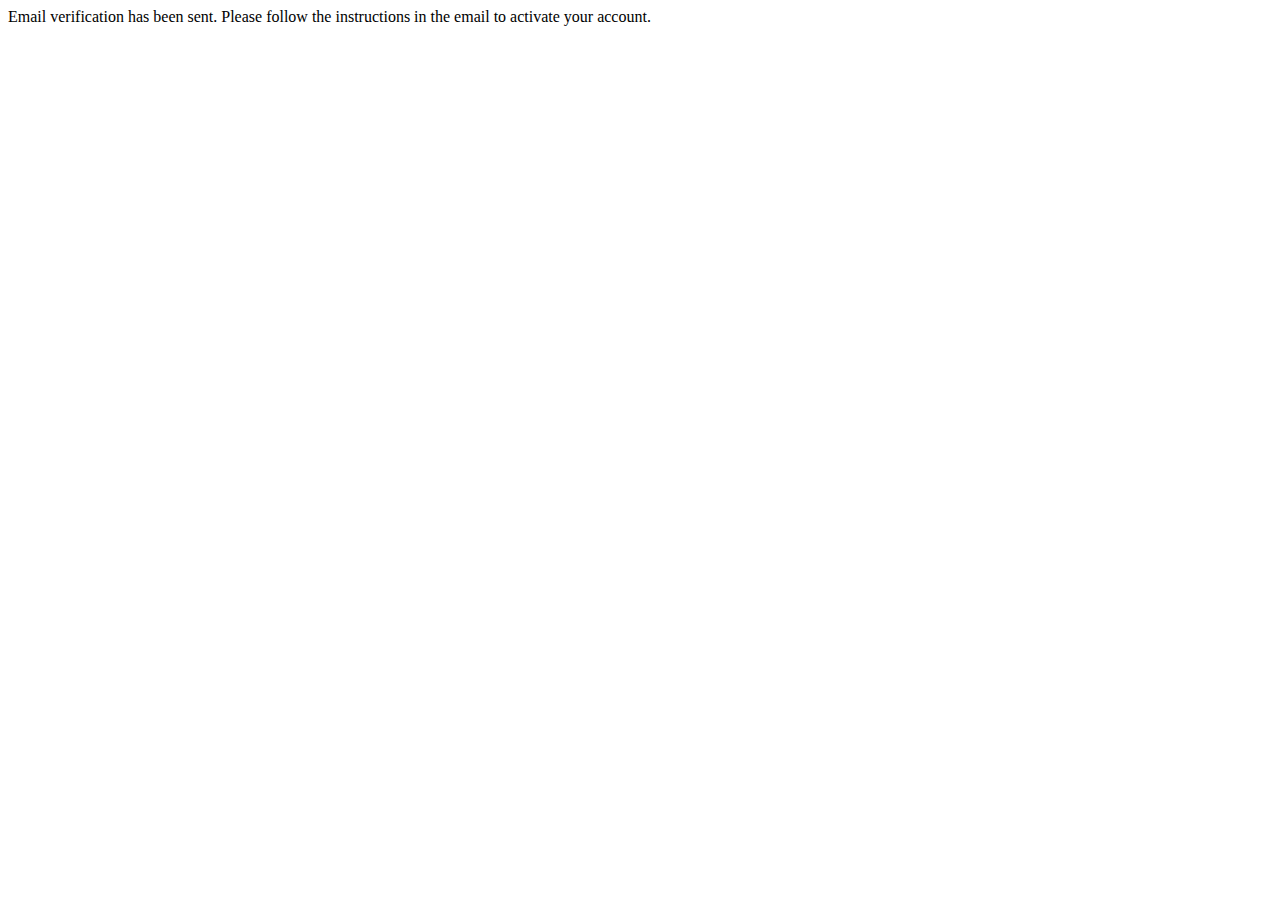
<file: email_verification_sent.html>
<!DOCTYPE html>
<html lang="en">
    <head>
        <title>Email Verification Sent</title>
    </head>

    <body>
        Email verification has been sent. Please follow the instructions in the email to activate your account.
    </body>
</file>
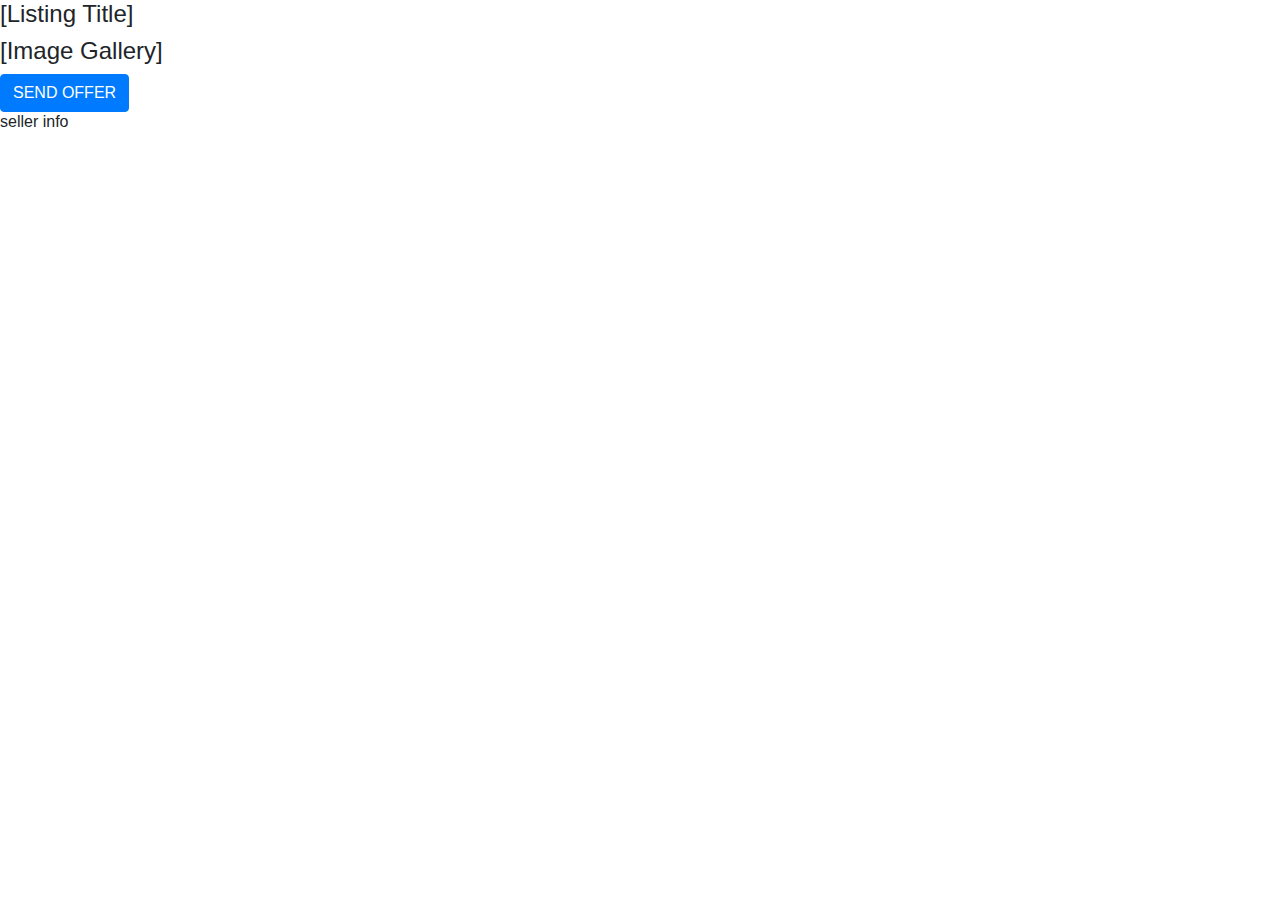
<file: listing.html>
<!doctype html>
<html>
    <head>
         <!-- Required bootstrap meta tags -->
         <meta charset="utf-8">
         <meta name="viewport" content="width=device-width, initial-scale=1, shrink-to-fit=no">
 
         <!-- Normal meta tags -->
         <meta name="Instagram Clone" content="WashU, Washington University, WashU Digital Marketplace, Washington University Digital Marketplace, snordhus">
 
         <!-- Bootstrap CSS -->
         <link rel="stylesheet" href="https://stackpath.bootstrapcdn.com/bootstrap/4.3.1/css/bootstrap.min.css" integrity="sha384-ggOyR0iXCbMQv3Xipma34MD+dH/1fQ784/j6cY/iJTQUOhcWr7x9JvoRxT2MZw1T" crossorigin="anonymous">
     
         <!-- <link href="style.css" type="text/css" rel="stylesheet"> -->
         <title>Listing</title>
   </head>
    <body>
    <h4>[Listing Title]</h4>
    <h4>[Image Gallery]</h4>
    <button class="btn btn-primary">
        SEND OFFER
    </button>
    <h6>seller info</h6>
    </body>
</html>
</file>
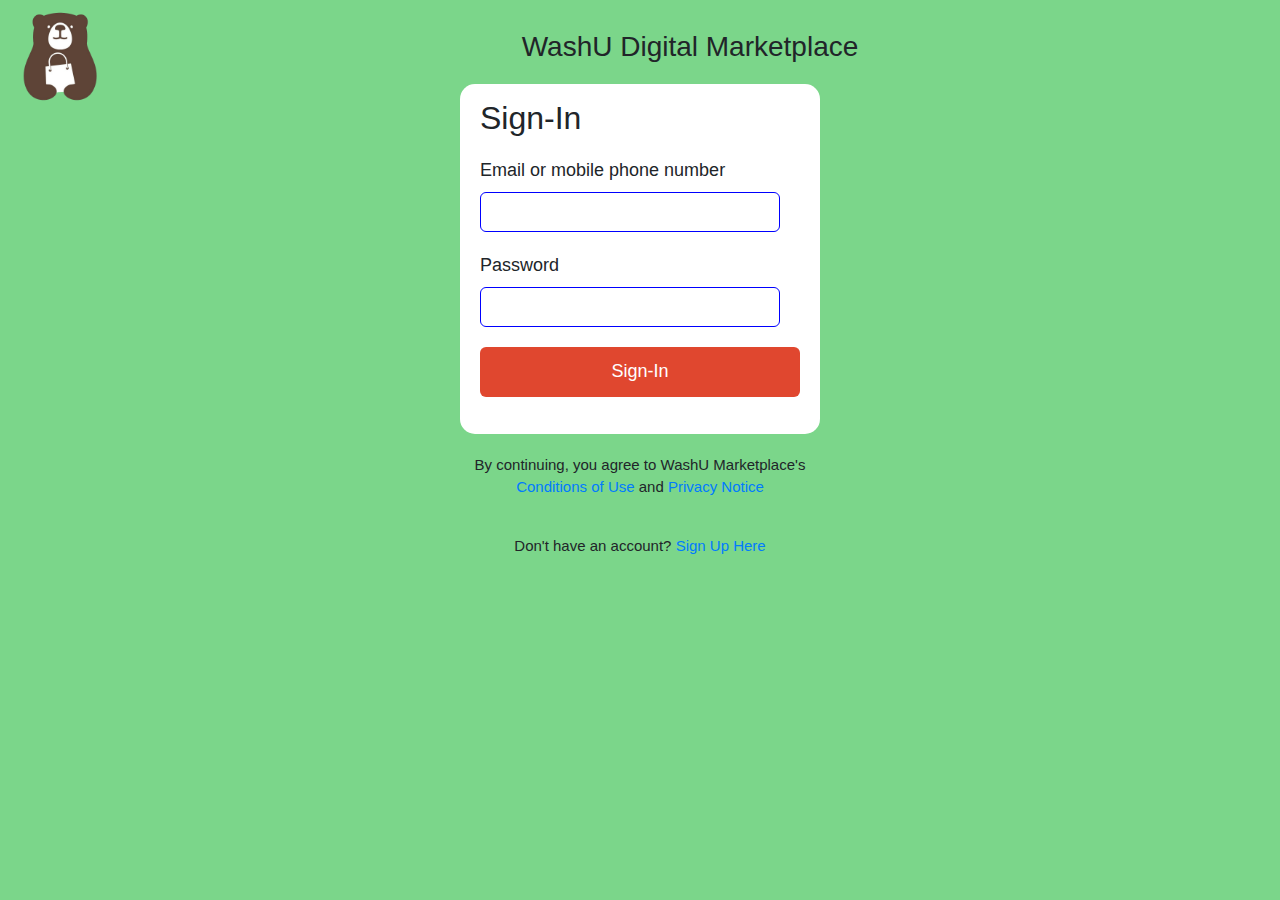
<file: login.html>
<html>
    <head>

              <!-- Required bootstrap meta tags -->
              <meta charset="utf-8">
              <meta name="viewport" content="width=device-width, initial-scale=1, shrink-to-fit=no">
      
              <!-- Normal meta tags -->
              <meta name="Instagram Clone" content="WashU, Washington University, WashU Digital Marketplace, Washington University Digital Marketplace, snordhus">
      
              <!-- Bootstrap CSS -->
              <!-- <link rel = "stylesheet" href="Css/signup.css"> -->
              <link rel="stylesheet" href="https://stackpath.bootstrapcdn.com/bootstrap/4.3.1/css/bootstrap.min.css" integrity="sha384-ggOyR0iXCbMQv3Xipma34MD+dH/1fQ784/j6cY/iJTQUOhcWr7x9JvoRxT2MZw1T" crossorigin="anonymous">
     
              <link href="signup.css" type="text/css" rel="stylesheet">
    
              <title>WashU Digital Marketplace</title>
    </head>
         <body>
             <div>
                    <img src="bear.png" alt="logo" class="logo">
            </div>
            
            <div class = "header">
                <h3> WashU Digital Marketplace</h3>
            </div>

            <div class="sign-in"> 

                <h2>Sign-In</h2>
                <form action="login.php" method="post">
                    <label> Email or mobile phone number</label>
                    <input type="email" placeholder="">
                    <label> Password</label>
                    <input type="password" placeholder="">
                    <input type="button" value="Sign-In">
                </form>
            </div>
            <p> By continuing, you agree to WashU Marketplace's <br>
            <a href = "#"> Conditions of Use </a> and  <a href = "#"> Privacy Notice</a></p>
            <p> Don't have an account? <a href="signup.html"> Sign Up Here </a> </p>







        </body>
</html>
</file>
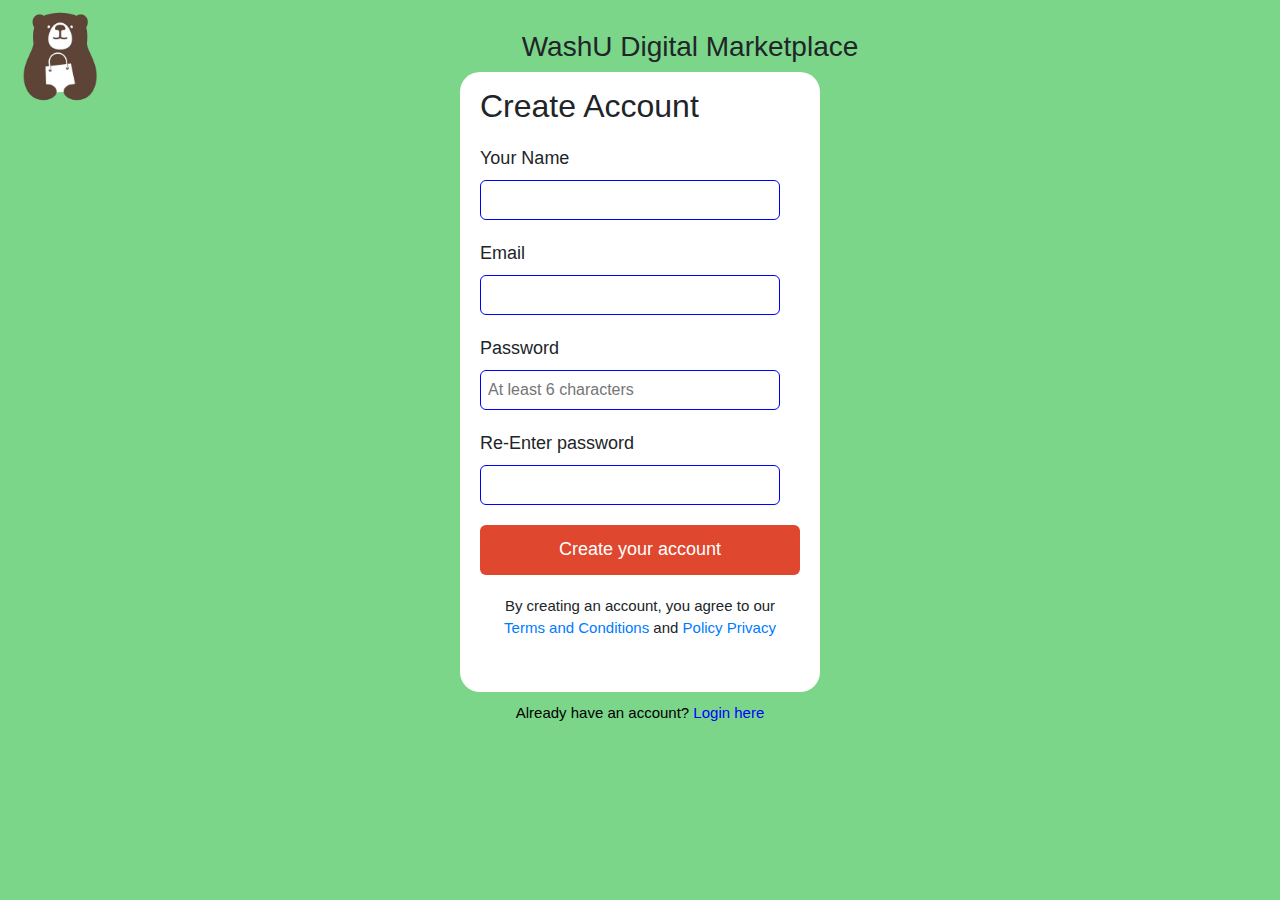
<file: signup.html>
<!doctype html>
<html>
    <head>

              <!-- Required bootstrap meta tags -->
              <meta charset="utf-8">
              <meta name="viewport" content="width=device-width, initial-scale=1, shrink-to-fit=no">
      
              <!-- Normal meta tags -->
              <meta name="Instagram Clone" content="WashU, Washington University, WashU Digital Marketplace, Washington University Digital Marketplace, snordhus">
      
              <!-- Bootstrap CSS -->
              <!-- <link rel = "stylesheet" href="Css/signup.css"> -->
              <link rel="stylesheet" href="https://stackpath.bootstrapcdn.com/bootstrap/4.3.1/css/bootstrap.min.css" integrity="sha384-ggOyR0iXCbMQv3Xipma34MD+dH/1fQ784/j6cY/iJTQUOhcWr7x9JvoRxT2MZw1T" crossorigin="anonymous">
     
              <link href="signup.css" type="text/css" rel="stylesheet">
              <!-- <link rel = "stylesheet" href="Css/signup.css"> -->
              <!-- <link href="style.css" type="text/css" rel="stylesheet"> -->

              <title>WashU Digital Marketplace</title>
    </head>
         <body>
             <div>
                    <img src="bear.png" alt="logo" class="logo">
            </div>
        <div class = "header">
            <h3> WashU Digital Marketplace</h3>
        </div>

         <div class = "sign-up">

            <h2> Create Account </h2>

            <form action="email_verification.php" method="post">
                <label> Your Name</label>
                <input type="text" placeholder="">
                <label> Email</label>
                <input type="email" placeholder="">
                <label> Password</label>
                <input type="password" placeholder="At least 6 characters">
                <label> Re-Enter password</label>
                <input type="password" placeholder="">
                <input type="button" value="Create your account">
            </form>

            <p >By creating an account, you agree to our <br>
            <a href = "#"> Terms and Conditions </a> and <a href = "#"> Policy Privacy </a></p>
            </div>
            <p class = "par2">Already have an account? <a href = "login.html"> Login here </a></p>
            </div>




    </body>
 </html>





<!-- 
 <div class="container">
    <!-- "sticky-top" bootstrap class keeps topbar at top of page when scrolling-->
    <!-- <div class="row sticky-top">
        <div class="col-auto">
            <img src="logo.jpg" alt="logo" class="logo">
        </div>
        <div class="col-auto">

            <h4>WashU Digital <br>Marketplace</h4>

        </div>
        <div class="col-auto">

            <a href="#" class="greyA">Shop by <br>Category</a>

        </div>
        <!-- search bar begins -->
        <!-- <div class="col-auto">
            <div class="search_wrap search_wrap_1">
                <div class="search_box">
                    <input type="text" class="input" placeholder="search...">
                    <div class="btn btn_common">
                        <i class="fas fa-search"></i>
                    </div>
                </div>
            </div>
        </div> --> 
        <!-- <form> 
                <input type="text" placeholder=" Search for anything">
                <i class="fas fa-search"></i>
                <!-- <button class="btn btn-primary">
                    SEARCH
                </button> -->
        <!-- </form>
    </div> -->
    <!-- search bar ends -->





    <!-- </div> -->
    <!-- <div class="container">
            <div class="search-box">
                <input type="text" class="search" placeholder="Search for anything" />
                <button type="submit" class="search-btn"></button>
                <i class = "fa fa-search"></i>
           
           
            </div> 

            <form>
                <input type="text" placeholder="🔍 Search for anything">
                <button class="btn btn-primary">
                    SEARCH
                </button>
            </form> -->
    <!-- <form id="form" role="search">
                <input type="search" id="query" name="q"
                 placeholder="Search..."
                 aria-label="Search through site content">
                 <button>Search</button> -->
    <!-- <button><a> img src="searchIcon.png"></a></button> -->
    <!-- <div id='button-holder'>
                <img src='searchIcon.png' />
            </div>
            </form> -->
    <!-- <input type='text' placeholder='Search...' id='search-text-input' /> -->

    <!-- </div> -->
    <!-- <div class="col-auto">
        <a href="#" class="greyA">Advanced</a>
    </div> -->
    <!-- <div class="col-1">
            <a href="#" class="greyA">Hi! Sign in or create listing</a>
        </div> -->
    <!-- <p >By creating an account, you agree to our <br> -->
    <!-- <a href = "#"> Terms and Conditions </a> and <a href = "#"> Policy Privacy </a></p> -->
    <!-- <div class="col-auto">
        <p class="par2">Hi! <a href="login.html"> Sign in </a> or <br><a href="#"> create a listing </a> </p>
    </div>
    <div class="col-auto">
        <img src="cart.png" alt="cart" class="cart">
    </div>
</div> -->
</file>
<file: style.css>
@import url('https://fonts.googleapis.com/css2?family=Outfit:wght@300&display=swap');

*{
    font-family: 'Outfit', sans-serif;
    margin: 0%; 
}
:root{
    --clr-primary-900:#F3EED9;
    --clr-primary-500:#b83c17;
    --clr-primary-200:#2C3531;
    --clr-primary-700: #174a81;
    --clr-primary-400:#147475;
    --clr-neutral-900:#FFF;
}

/* body{
    /* background-color:#13136e; */
    /* padding: 2%; */
/* } */

.button-holder{
    width:  100px;
    height: 2100px;
}
.logo{
    width: 50px;;
    height:55px;
    margin-left: 10px;
}
.cart{
    width:3rem;
}

/* .heading1 div{
    padding: 1px 18px;
} */

.logo{
    /* padding: 4px; */
    /* margin-left: 6px;
    margin-right: 6px; */

}

.T{
    padding: 4px 13px;
}
.listingImage{
    /* width:100%; */
    /* float: left;
    width:  200px;
    height: 200px;
    object-fit: cover; */
    width:200px;
    height:200px;
    object-fit:scale-down;
}
.listingImage:hover{
    border:1px solid rgb(41, 41, 41);
}
/* Add a black background color to the top navigation */
.topnav {
    background-color: #333;
    overflow: hidden;
  }
  
  /* Style the links inside the navigation bar */
  .topnav a {
    float: left;
    display: block;
    color: #f2f2f2;
    text-align: center;
    /* padding: 14px 16px; */
    padding: 8px 12px;
    text-decoration: none;
    font-size: 17px;
  }
  
  /* Change the color of links on hover */
  .topnav a:hover {
    background-color: #ddd;
    color: black;
  }
  
  /* Add an active class to highlight the current page */
  .topnav a.active {
    background-color: var(--clr-primary-500);
    color: white;
  }
  
  /* Hide the link that should open and close the topnav on small screens */
  .topnav .icon {
    display: none;
  }
  

  .search_wrap{
	/* width: 500px;
	margin: 38px auto; */
    margin: 10px auto; 

}

.search_wrap .search_box{
	position: relative;
	width: 500px;
	height: 60px;

}

.search_wrap .search_box .input{
	position:absolute;
	top: 0;
	left: 0;
	width: 100%;
	height: 60%;
	padding: 4px 10px;
	border-radius: 3px;
	font-size: 18px;
}

.search_wrap .search_box .btn{
	position:absolute;
	top: 0;
	right: 0;
	width: 40px;
	height: 60%;
	background:var(--clr-primary-700);
	z-index: 1;
	cursor: pointer;
}

.search_box .search_wrap{
    height: 36px;
    padding-bottom:0px;
}
.search_wrap .search_box .btn:hover{
	background: #708bd2;	
}

/* search icon */
.search_wrap .search_box .btn.btn_common .fas{
	position: absolute;
	top: 50%;
	left: 50%;
	transform: translate(-50%,-50%);
	color: #fff;
	font-size: 20px;
}


.heading1 {
    background-color:--clr-neutral-900;
    /* color:rgb(80, 62, 62); */
    padding: 0%;    
    display:inline-flex;
    height: 60px;
    /* padding: 0px 20px; */

}


/* .dropdownMenuLink{
background-color: violet;

} */



.heading1 a{
    color:rgb(41, 41, 41);
    color:var(--clr-primary-500);
}
.showing{
    color:var(--clr-neutral-900);
    background-color: var(--clr-primary-400);
}

/* .dropdown show a{
    color:violet;

} */
/* .menu-bar ul li a{
    text-decoration: none;
    color: #fff;
}
.active, .menu-bar ul li:hover{
    ba
}
    display: block;
    position: absolute;
    background:var(--clr-primary-700);
    margin-top: 15px;
    margin-left: -15px;
} */
/* 
.active:hover {
    /* display: block; */
    /* position: fixed; */
    /* background:violet; */
    /* margin-top: 15px;
    margin-left: -15px; */
/* } */ 

/* .sub-menu-1{
    display: none; */
    /* https://youtu.be/wHFflWvii3M?t=820 */
/* } */

/* why isn't the dropdown menu showing */

/* 

li a {
    text-decoration : none; 
    /* color : #2d2f31; */
    /* float: left;
    display: block;
    color: #f2f2f2;
    text-align: center;
    /* padding: 14px 16px; */
    /* padding: 8px 12px; */
    /* text-decoration: none;
    font-size: 15px; */
/* } */


/* nav { */
  /* width : 300px;  */
  /* background: #d9d9d9; */
  /* margin : 40px auto;  */
/* } */

/* span {
    text-align:center; */
  /* padding : 30px; */
  /* background : #2d2f31;  */
  /* color : white; */

  /* font-size : 1.2em; */
  /* font-variant : small-caps; */
  /* cursor : pointer;
  display: block; */
/* } */
/* 
span::after {
  float: right;
  right: 10%;
  content: "+";
} */

/* .slide {
background: navajowhite;
clear:both;
width:100%;
height:0px;
overflow: hidden;
padding: 2px; */
  /* text-align: left; */
  /* transition: height .4s ease; */
/* } */

/* .slide li {padding : 30px;} */

/* #touch {position: relative; opacity: 0; height: 0px;}    

#touch:checked + .slide {
    height: 150;
} 

ul li{
    list-style: none;
    list-style-image: none;
    list-style-type: none;

} */

/* .dropdown-menu dropdown-menu-right{
    overflow: hidden;
} */

/* .btn btn-secondary btn-sm dropdown-toggle{
    /* background-color: white; */
/* }  */

/* 
.btn-group{
    /* background-color: violet;
    color: yellowgreen; */
    /* background-color: #8064A2 !important; */
/* }  */


/* .btn-group {
    @include button-variant(#8064A2);
} */

.dropdown-toggle{
    background-color:var(--clr-primary-500);
    color: white;
}
/* .dropdown-toggle:hover, .dropdown-toggle:active, .dropdown-toggle:visited, .dropdown-toggle:focus{
    background-color:indianred;
} */
</file>
<file: signup.css>
body{
    background-color:#7BD68A;
}

.sign-up{
    width: 360px;
    height: 620px;
    margin: auto;
    margin-top: 20;
    background-color: white;
    border-radius: 20px;
}

.sign-in{
    width: 360px;
    height: 350px;
    margin: auto;
    margin-top: 20;
    background-color: white;
    border-radius: 15px;
 }

 
img{
    margin-top: 10px;
    margin-left: 20px;
    float: left;
    width: 80px;
    height: auto;
}

.header{
    text-align: center;
    padding-top: 30px;        
}

h2{
    text-align: left;
    margin-left: 20px;
    padding-top: 15px;
}

h4{
    text-align: center;
}

form{
    width: 300px;
    margin-left: 20px;
}

form label{
    display: flex;
    margin-top: 20px;
    font-size: 18px;
}

form input{
    width: 100%;
    padding: 7px;
    border: none;
    border: 1px solid blue;
    border-radius: 6px;
    outline: none;
}

input[type="button"]{
    width: 320px;
    height: 50px;
    margin-top: 20px;
    border: none;
    background-color: #E0472F;
    color: white;
    font-size: 18px;
}

p{
    text-align: center;
    padding-top: 20px;
    font-size: 15px;
}

.par2{
    text-align: center;
    color:black;
    font-size: 15px;
    margin-top: -10px;
}

.par2 a{
    color:blue;
}
</file>
